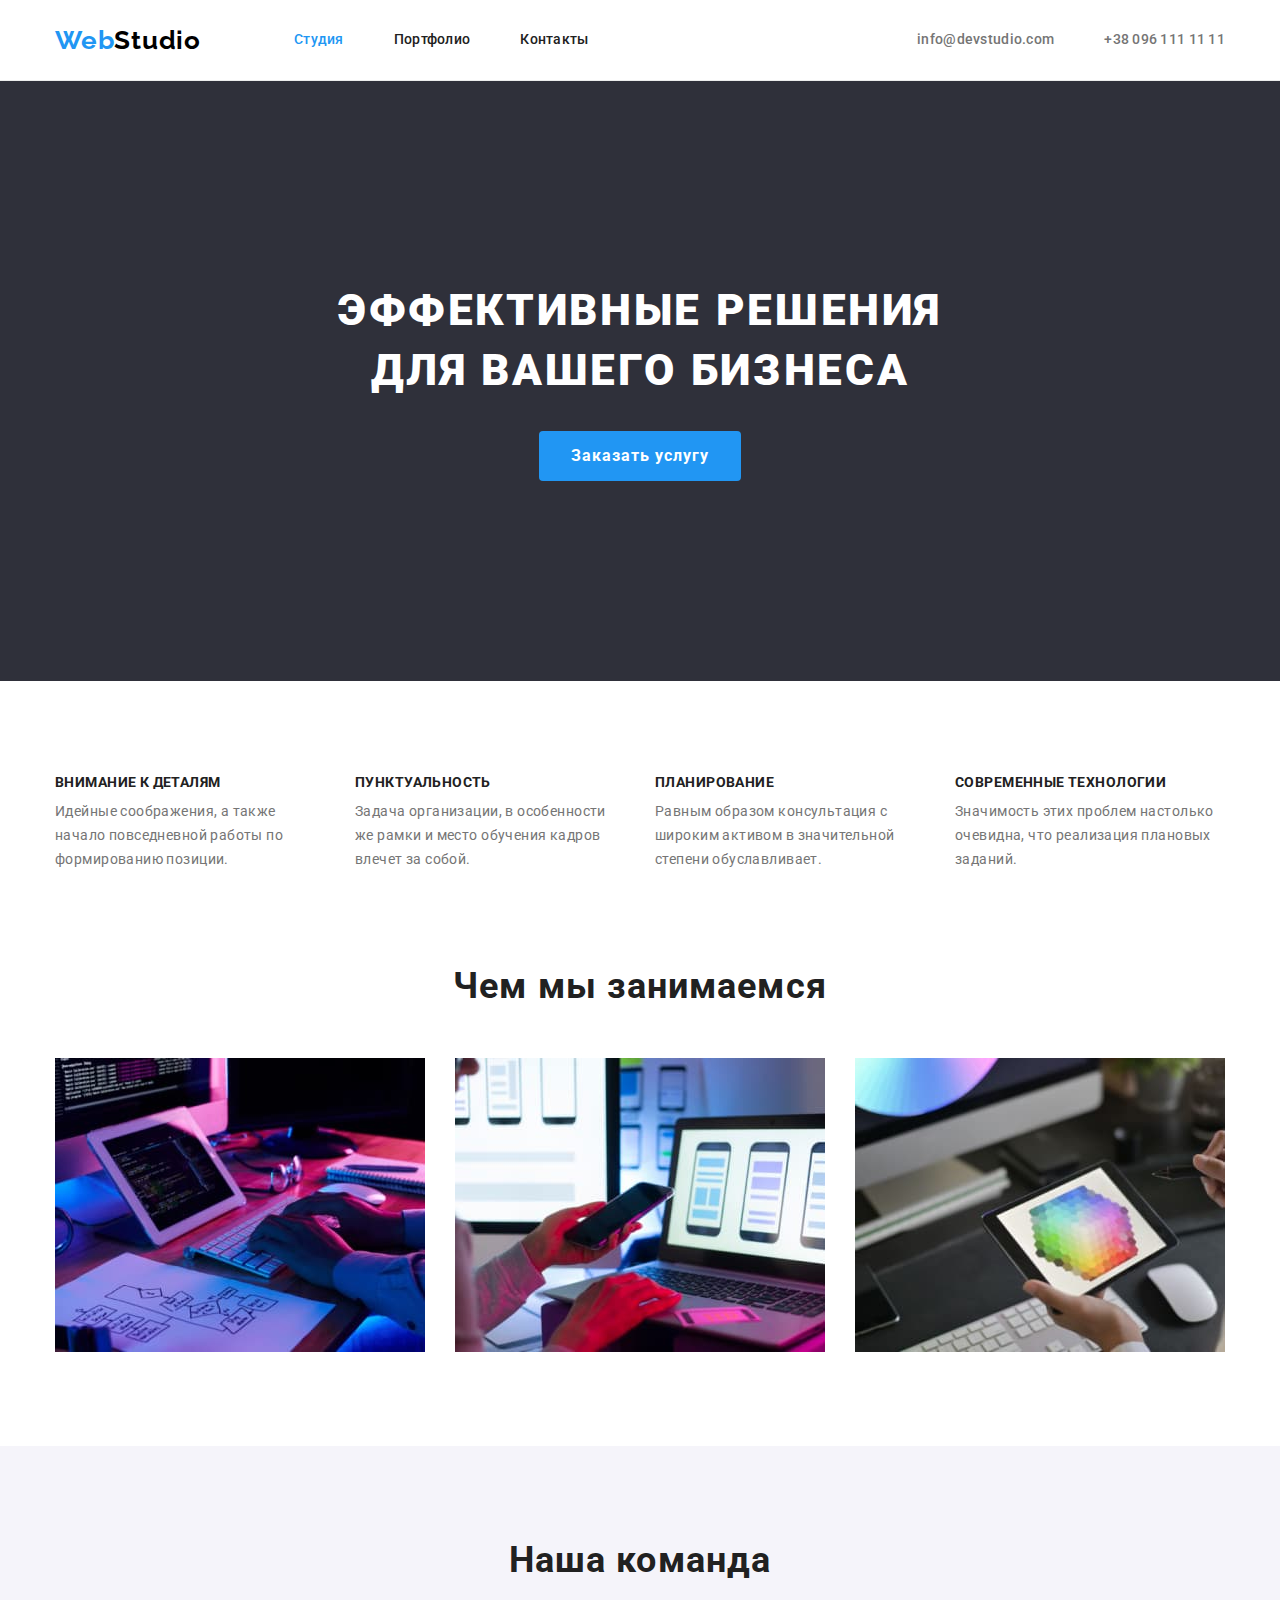
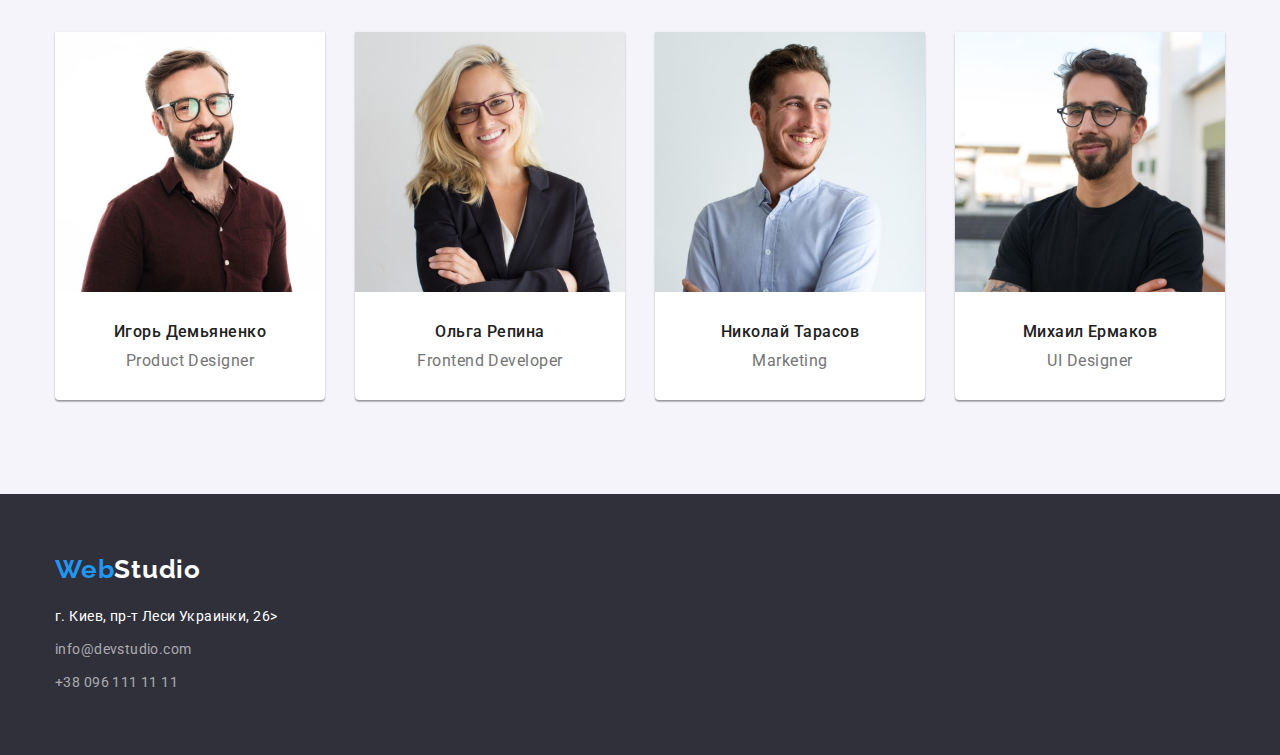
<file: index.html>
<!DOCTYPE html>
<html lang="ru">
  <head>
    <meta charset="UTF-8" />
    <meta http-equiv="X-UA-Compatible" content="IE=edge" />
    <meta name="viewport" content="width=device-width, initial-scale=1.0" />
    <title>WebStudio</title>
    <link
      href="https://fonts.googleapis.com/css2?family=Raleway:wght@700&family=Roboto:wght@400;500;700;900&display=swap"
      rel="stylesheet"
    />
    <link
      rel="stylesheet"
      href="https://cdnjs.cloudflare.com/ajax/libs/modern-normalize/1.1.0/modern-normalize.min.css"
    />
    <link rel="stylesheet" href="./css/styles.css" />
  </head>
  <body>
    <!-- Header -->
    <header class="header">
      <div class="container main-nav">
        <a href="index.html" lang="en" class="logo">Web<span class="header-logo">Studio</span></a>
        <nav>
          <ul class="site-nav list">
            <li class="list-item">
              <a class="link nav-link current" href="./index.html">Студия</a>
            </li>
            <li class="list-item">
              <a class="link nav-link" href="./portfolio.html">Портфолио</a>
            </li>
            <li class="list-item"><a class="link nav-link" href="">Контакты</a></li>
          </ul>
        </nav>
        <ul class="contact-list list">
          <li class="list-item">
            <a class="link contact-link" href="mailto:info@devstudio.com">info@devstudio.com</a>
          </li>
          <li class="list-item">
            <a class="link contact-link" href="tel:+380961111111">+38 096 111 11 11</a>
          </li>
        </ul>
      </div>
    </header>
    <!-- Main  -->
    <main>
      <!-- Hero -->
      <section class="hero section">
        <div class="container">
          <h1 class="hero-title">Эффективные решения для вашего бизнеса</h1>
          <button class="button" type="button">Заказать услугу</button>
        </div>
      </section>
      <!-- Studio features -->
      <section class="features section">
        <div class="container">
          <h2 class="title visually-hidden">Особенности</h2>
          <ul class="features-list list">
            <li class="list-item">
              <h3 class="sub-title">Внимание к деталям</h3>
              <p class="text">
                Идейные соображения, а также начало повседневной работы по формированию позиции.
              </p>
            </li>
            <li class="list-item">
              <h3 class="sub-title">Пунктуальность</h3>
              <p class="text">
                Задача организации, в особенности же рамки и место обучения кадров влечет за собой.
              </p>
            </li>
            <li class="list-item">
              <h3 class="sub-title">Планирование</h3>
              <p class="text">
                Равным образом консультация с широким активом в значительной степени обуславливает.
              </p>
            </li>
            <li class="list-item">
              <h3 class="sub-title">Современные технологии</h3>
              <p class="text">
                Значимость этих проблем настолько очевидна, что реализация плановых заданий.
              </p>
            </li>
          </ul>
        </div>
      </section>
      <!-- Doing something important))) -->
      <section class="section no-padding">
        <div class="container">
          <h2 class="title">Чем мы занимаемся</h2>
          <ul class="list works-list">
            <li class="list-item">
              <img
                class="works-img"
                src="./images/picture-1.jpg"
                alt="разработчик пишет десктопное приложение"
              />
            </li>
            <li class="list-item">
              <img
                class="works-img"
                src="./images/picture-2.jpg"
                alt="разработчик создает крос-платформенное приложение"
              />
            </li>
            <li class="list-item">
              <img
                class="works-img"
                src="./images/picture-3.jpg"
                alt="разработчик создает графический дизайн"
              />
            </li>
          </ul>
        </div>
      </section>
      <!-- My young team and me))) -->
      <section class="team section">
        <div class="container">
          <h2 class="title">Наша команда</h2>
          <ul class="list team-list">
            <li class="team-item">
              <div class="card-thumb">
                <div>
                  <img src="./images/photo-1.jpg" alt="Игорь Демьяненко" />
                </div>
                <div class="card-content">
                  <h3 class="name">Игорь Демьяненко</h3>
                  <p class="position" lang="en">Product Designer</p>
                </div>
              </div>
            </li>
            <li class="team-item">
              <div class="card-thumb">
                <div>
                  <img src="./images/photo-2.jpg" alt="Ольга Репина" />
                </div>
                <div class="card-content">
                  <h3 class="name">Ольга Репина</h3>
                  <p class="position" lang="en">Frontend Developer</p>
                </div>
              </div>
            </li>
            <li class="team-item">
              <div class="card-thumb">
                <div>
                  <img src="./images/photo-3.jpg" alt="Николай Тарасов" />
                </div>
                <div class="card-content">
                  <h3 class="name">Николай Тарасов</h3>
                  <p class="position" lang="en">Marketing</p>
                </div>
              </div>
            </li>
            <li class="team-item">
              <div class="card-thumb">
                <div>
                  <img src="./images/photo-4.jpg" alt="Михаил Ермаков" />
                </div>
                <div class="card-content">
                  <h3 class="name">Михаил Ермаков</h3>
                  <p class="position" lang="en">UI Designer</p>
                </div>
              </div>
            </li>
          </ul>
        </div>
      </section>
    </main>
    <!-- Footer -->
    <footer class="footer">
      <div class="container">
        <div class="footer-logotype">
          <a href="/" lang="en" class="logo link">Web<span class="footer-logo">Studio</span></a>
        </div>
        <address class="address">
          <a
            class="link address"
            href="https://www.google.com/maps/d/embed?mid=10uSM3H-mIU3GznYo2szRIEphczw&ehbc=2E312F"
            target="blank"
            >г. Киев, пр-т Леси Украинки, 26></a
          >
        </address>
        <ul class="list">
          <li class="contact-item">
            <a class="footer-contact link" href="mailto:info@devstudio.com">info@devstudio.com</a>
          </li>
          <li class="contact-item">
            <a class="footer-contact link" href="tel:+380961111111">+38 096 111 11 11</a>
          </li>
        </ul>
      </div>
    </footer>
  </body>
</html>
</file>
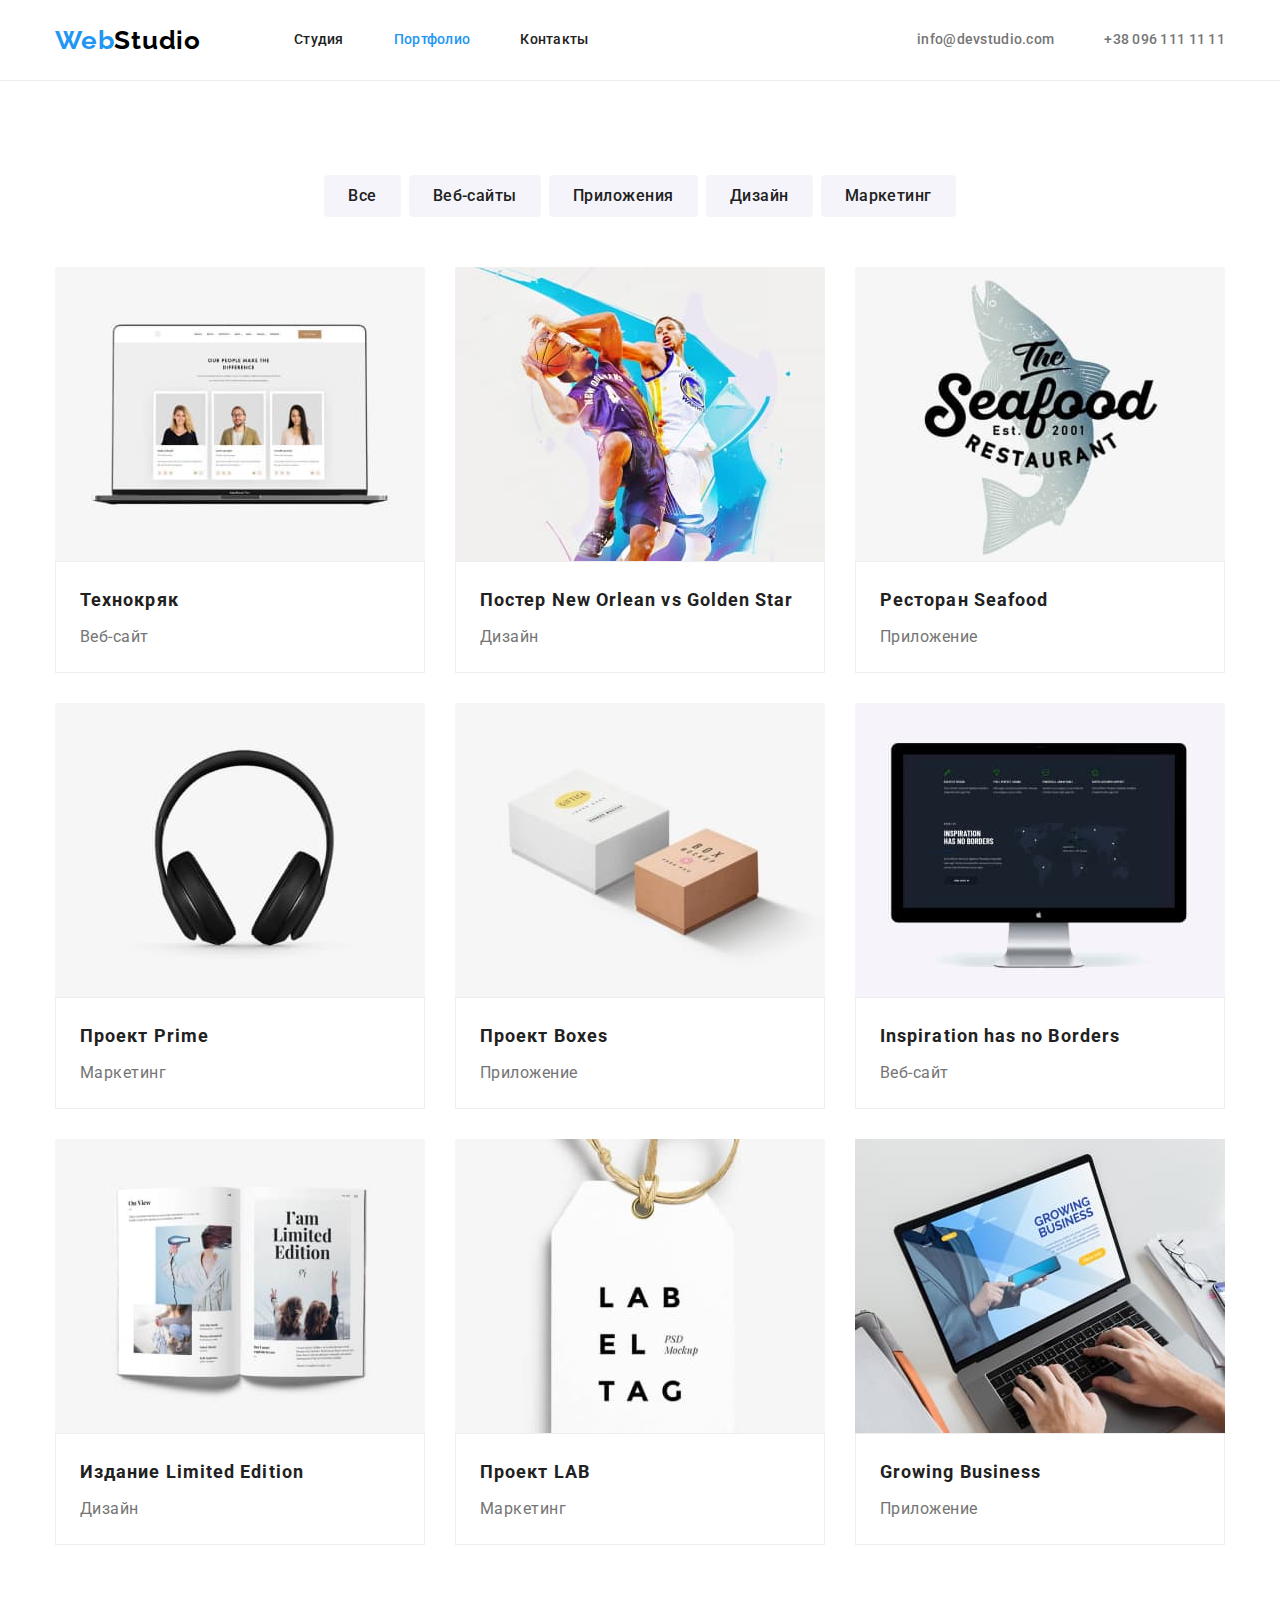
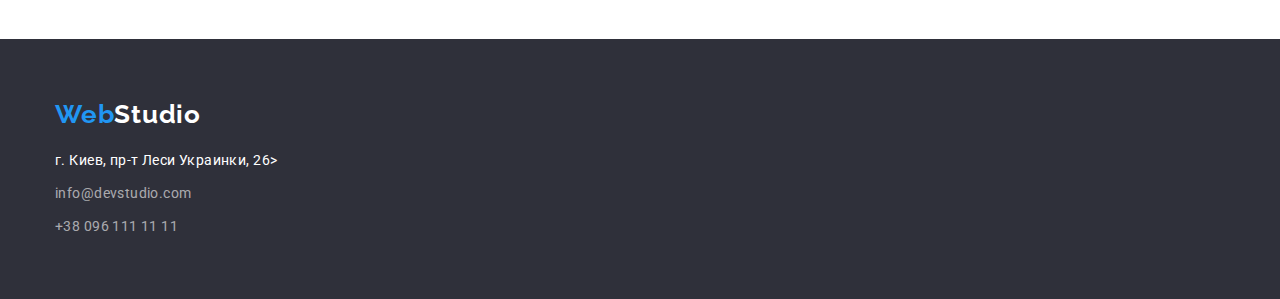
<file: portfolio.html>
<!DOCTYPE html>
<html lang="ru">
  <head>
    <meta charset="UTF-8" />
    <meta http-equiv="X-UA-Compatible" content="IE=edge" />
    <meta name="viewport" content="width=device-width, initial-scale=1.0" />
    <title>WebStudio</title>
    <link
      href="https://fonts.googleapis.com/css2?family=Raleway:wght@700&family=Roboto:wght@400;500;700;900&display=swap"
      rel="stylesheet"
    />
    <link
      rel="stylesheet"
      href="https://cdnjs.cloudflare.com/ajax/libs/modern-normalize/1.1.0/modern-normalize.min.css"
    />
    <link rel="stylesheet" href="./css/styles.css" />
  </head>
  <body>
    <!-- Header -->
    <header class="header">
      <div class="container main-nav">
        <a href="./index.html" lang="en" class="logo">Web<span class="header-logo">Studio</span></a>
        <nav>
          <ul class="site-nav list">
            <li class="list-item">
              <a class="link nav-link" href="./index.html">Студия</a>
            </li>
            <li class="list-item">
              <a class="link nav-link current" href="./portfolio.html">Портфолио</a>
            </li>
            <li class="list-item"><a class="link nav-link" href="">Контакты</a></li>
          </ul>
        </nav>
        <ul class="contact-list list">
          <li class="list-item">
            <a class="link contact-link" href="mailto:info@devstudio.com">info@devstudio.com</a>
          </li>
          <li class="list-item">
            <a class="link contact-link" href="tel:+380961111111">+38 096 111 11 11</a>
          </li>
        </ul>
      </div>
    </header>
    <!-- Main -->
    <main>
      <section class="section">
        <div class="container">
          <h1 class="visually-hidden">Portfolio</h1>
          <ul class="list btn-list">
            <li class="btn-item"><button class="portfolio-btn" type="button">Все</button></li>
            <li class="btn-item"><button class="portfolio-btn" type="button">Веб-сайты</button></li>
            <li class="btn-item">
              <button class="portfolio-btn" type="button">Приложения</button>
            </li>
            <li class="btn-item"><button class="portfolio-btn" type="button">Дизайн</button></li>
            <li class="btn-item"><button class="portfolio-btn" type="button">Маркетинг</button></li>
          </ul>
          <ul class="list gallery">
            <li class="flex-item">
              <div class="portfolio-card">
                <img src="./images/portfolio-picture-1.jpg" alt="img" />
              </div>
              <div class="portfolio-content">
                <h2 class="portfolio-title">Технокряк</h2>
                <p class="portfolio-text">Веб-сайт</p>
              </div>
            </li>
            <li class="flex-item">
              <div class="portfolio-card">
                <img src="./images/portfolio-picture-2.jpg" alt="img" />
              </div>
              <div class="portfolio-content">
                <h2 class="portfolio-title">
                  Постер <span lang="en">New Orlean vs Golden Star</span>
                </h2>
                <p class="portfolio-text">Дизайн</p>
              </div>
            </li>
            <li class="flex-item">
              <div class="portfolio-card">
                <img src="./images/portfolio-picture-3.jpg" alt="img" />
              </div>
              <div class="portfolio-content">
                <h2 class="portfolio-title">Ресторан <span lang="en">Seafood</span></h2>
                <p class="portfolio-text">Приложение</p>
              </div>
            </li>
            <li class="flex-item">
              <div class="portfolio-card">
                <img src="./images/portfolio-picture-4.jpg" alt="img" />
              </div>
              <div class="portfolio-content">
                <h2 class="portfolio-title">Проект <span lang="en">Prime</span></h2>
                <p class="portfolio-text">Маркетинг</p>
              </div>
            </li>
            <li class="flex-item">
              <div class="portfolio-card">
                <img src="./images/portfolio-picture-5.jpg" alt="img" />
              </div>
              <div class="portfolio-content">
                <h2 class="portfolio-title">Проект <span lang="en">Boxes</span></h2>
                <p class="portfolio-text">Приложение</p>
              </div>
            </li>
            <li class="flex-item">
              <div class="portfolio-card">
                <img src="./images/portfolio-picture-6.jpg" alt="img" />
              </div>
              <div class="portfolio-content">
                <h2 class="portfolio-title" lang="en">Inspiration has no Borders</h2>
                <p class="portfolio-text">Веб-сайт</p>
              </div>
            </li>
            <li class="flex-item">
              <div class="portfolio-card">
                <img src="./images/portfolio-picture-7.jpg" alt="img" />
              </div>
              <div class="portfolio-content">
                <h2 class="portfolio-title">Издание <span lang="en">Limited Edition</span></h2>
                <p class="portfolio-text">Дизайн</p>
              </div>
            </li>
            <li class="flex-item">
              <div class="portfolio-card">
                <img src="./images/portfolio-picture-8.jpg" alt="img" />
              </div>
              <div class="portfolio-content">
                <h2 class="portfolio-title">Проект <span lang="en">LAB</span></h2>
                <p class="portfolio-text">Маркетинг</p>
              </div>
            </li>
            <li class="flex-item">
              <div class="portfolio-card">
                <img src="./images/portfolio-picture-9.jpg" alt="img" />
              </div>
              <div class="portfolio-content">
                <h2 class="portfolio-title" lang="en">Growing Business</h2>
                <p class="portfolio-text">Приложение</p>
              </div>
            </li>
          </ul>
        </div>
      </section>
    </main>
    <!-- Footer -->
    <footer class="footer">
      <div class="container">
        <div class="footer-logotype">
          <a href="/" lang="en" class="logo link">Web<span class="footer-logo">Studio</span></a>
        </div>
        <address class="address">
          <a
            class="link address"
            href="https://www.google.com/maps/d/embed?mid=10uSM3H-mIU3GznYo2szRIEphczw&ehbc=2E312F"
            target="blank"
            >г. Киев, пр-т Леси Украинки, 26></a
          >
        </address>
        <ul class="list">
          <li class="contact-item">
            <a class="footer-contact link" href="mailto:info@devstudio.com">info@devstudio.com</a>
          </li>
          <li class="contact-item">
            <a class="footer-contact link" href="tel:+380961111111">+38 096 111 11 11</a>
          </li>
        </ul>
      </div>
    </footer>
  </body>
</html>
</file>
<file: css/styles.css>
:root {
  --header-primary-color: #212121;
  --header-secondary-color: #757575;
  --header-border: #ececec;
  --logo-primary-color: #2196f3;
  --logo-secondary-color: #000000;
  --third-logo-color: #ffffff;
  --header-bckgrnd-color: #ffffff;
  --primary-bckgrnd-color: #ffffff;
  --secondary-bckgrnd-color: #f5f4fa;
  --accent-color: #2196f3;
  --main-title-color: #ffffff;
  --secondary-title-color: #212121;
  --btn-color: #ffffff;
  --btn-bckgrnd-color: #2196f3;
  --btn-hover-focus-bckgrnd: #188ce8;
  --scnd-btn-hover-focus-color: #ffffff;
  --scnd-bckgrnd-btn-hover-focus-color: #2196f3;
  --secondary-btn-color: #212121;
  --secondary-btn-bckgrnd: #f5f4fa;
  --text-color: #757575;
  --footer-bckgrnd-color: #2f303a;
  --contact-footer-color: rgba(255, 255, 255, 0.6);
  --address-color: #ffffff;
  --portfolio-card-bg: #eeeeee;
  --icon-margin: 30px;
}

/* ---Global classes and selectors--- */
.link {
  text-decoration: none;
}
.list {
  list-style: none;
  margin: 0;
  padding: 0;
}

.title {
  margin-top: 0%;
  margin-bottom: 50px;

  font-size: 36px;
  line-height: 1.16;
  text-align: center;
  letter-spacing: 0.03em;
  color: var(--secondary-title-color);
  font-weight: 700;
}
img {
  display: block;
  max-width: 100%;
  height: auto;
}
body {
  color: var(--text-color);
  background-color: var(--primary-bckgrnd-color);
  font-family: Roboto, sans-serif;
}

.section {
  padding-top: 94px;
  padding-bottom: 94px;
}
.container {
  width: 1200px;
  padding-left: 15px;
  padding-right: 15px;
  margin-left: auto;
  margin-right: auto;
}

.no-padding {
  padding-top: 0;
}

/* ---Header classes--- */
.header {
  border-bottom: 1px solid var(--header-border);
  background-color: var(--header-bckgrnd-color);
  font-weight: 500;
  font-size: 14px;
  line-height: 1.14;
  letter-spacing: 0.02em;
}

.logo {
  margin-right: 93px;

  font-family: Raleway;
  font-weight: 700;
  font-size: 26px;
  line-height: 1.19;
  letter-spacing: 0.03em;
  color: var(--logo-primary-color);
  text-decoration: none;
}

.header-logo {
  color: var(--logo-secondary-color);
}

.header .link:hover,
.header .link:focus {
  color: var(--accent-color);
}

.nav-link {
  display: block;
  padding-top: 32px;
  padding-bottom: 32px;
  color: var(--header-primary-color);
}

.current {
  color: var(--accent-color);
}

.contact-link {
  color: var(--header-secondary-color);
  padding-top: 32px;
  padding-bottom: 32px;
}

.main-nav {
  display: flex;
  align-items: center;
}

.site-nav {
  display: flex;
}

.site-nav .list-item:not(:last-child) {
  margin-right: 50px;
}

.contact-list {
  display: flex;
  margin-left: auto;
}

.contact-list .list-item:not(:last-child) {
  margin-right: 50px;
}
/*--- Hero styles ---*/

.hero {
  padding-top: 200px;
  padding-bottom: 200px;
  background-color: #2f303a;
  text-align: center;
}

.hero-title {
  margin-top: 0;
  margin-bottom: 30px;
  max-width: 700px;
  margin-left: auto;
  margin-right: auto;

  font-weight: 900;
  font-size: 44px;
  line-height: 1.36;
  letter-spacing: 0.06em;
  text-transform: uppercase;
  color: var(--main-title-color);
}
.button {
  min-width: 200px;
  padding: 10px 32px;
  border-radius: 4px;
  border: none;
  font-weight: 700;
  font-size: 16px;
  line-height: 1.87;
  letter-spacing: 0.06em;
  cursor: pointer;
  color: var(--btn-color);
  background-color: var(--btn-bckgrnd-color);
}

.button:focus,
.button:hover {
  background-color: var(--btn-hover-focus-bckgrnd);
}

/* Studio features */

.features {
  font-size: 14px;
  letter-spacing: 0.03em;
}

.visually-hidden {
  position: absolute;
  clip: rect(0 0 0 0);
  width: 1px;
  height: 1px;
  margin: -1px;
}

.features-list {
  display: flex;
  flex-wrap: wrap;
  flex-direction: row;
  margin-right: calc(-1 * var(--icon-margin));
  margin-bottom: calc(-1 * var(--icon-margin));
}
.features-list .list-item {
  margin-right: var(--icon-margin);
  margin-bottom: var(--icon-margin);
  flex-basis: calc(100% / 4 - var(--icon-margin));
}

.sub-title {
  margin-top: 0;
  margin-bottom: 10px;

  font-weight: 700;
  font-size: inherit;
  line-height: 1.14;
  text-transform: uppercase;
  color: var(--secondary-title-color);
}
.text {
  margin-top: 0;
  margin-bottom: 0;

  line-height: 1.71;
  font-size: inherit;
}
/* --- Doing something important))) --- */

.works-list {
  display: flex;
  flex-wrap: wrap;
  margin-bottom: calc(-1 * var(--icon-margin));
  margin-right: calc(-1 * var(--icon-margin));
}
.works-list .list-item {
  flex-basis: calc(100% / 3 - var(--icon-margin));
  margin-right: var(--icon-margin);
  margin-bottom: var(--icon-margin);
}

/*--- My young team and me ---))) */
.team {
  background-color: var(--secondary-bckgrnd-color);
  line-height: 1.19;
  font-size: 16px;
  letter-spacing: 0.03em;
}

.team-list {
  display: flex;
  flex-wrap: wrap;
  margin-right: calc(-1 * var(--icon-margin));
  margin-bottom: calc(-1 * var(--icon-margin));
}
.team-item {
  flex-basis: calc(100% / 4 - var(--icon-margin));
  margin-right: var(--icon-margin);
  margin-bottom: var(--icon-margin);
}

.card-thumb {
  box-shadow: 0px 2px 1px 0px #00000033, 0px 1px 1px 0px #00000024, 0px 1px 3px 0px #0000001f;
  background-color: var(--header-bckgrnd-color);
  overflow: hidden;
}

.card-content {
  padding-top: 30px;
  padding-bottom: 30px;
  text-align: center;
}
.card-thumb,
.card-content {
  border-bottom-left-radius: 4px;
  border-bottom-right-radius: 4px;
}
.name {
  margin-top: 0;
  margin-bottom: 10px;
  font-size: inherit;
  font-weight: 500;
  color: var(--secondary-title-color);
}

.position {
  color: var(--text-color);
  margin-top: 0;
  margin-bottom: 0;
}

/* ---Footer--- */

.footer {
  background-color: var(--footer-bckgrnd-color);
  padding-top: 60px;
  padding-bottom: 60px;
}
.footer-logo {
  color: var(--third-logo-color);
}
.footer .logo {
  margin-right: 0;
}
.footer-logotype {
  margin-bottom: 20px;
}
.address {
  margin-bottom: 9px;
  font-style: normal;
  font-weight: normal;
  font-size: 14px;
  line-height: 1.71;
  font-family: Roboto;
  letter-spacing: 0.03em;
  color: var(--address-color);
}
.footer-contact {
  font-size: 14px;
  line-height: 1.71;
  letter-spacing: 0.03em;
  color: var(--contact-footer-color);
}

.list .contact-item:not(:last-child) {
  margin-bottom: 9px;
}

/*---NEXT PAGE---

--- Portfolio ---*/
.btn-list {
  display: flex;
  justify-content: center;
  margin-bottom: 50px;
}
.portfolio-btn {
  padding: 6px 22px;
  border-color: transparent;
  border-radius: 4px;

  font-weight: 500;
  font-size: 16px;
  line-height: 1.62;
  text-align: center;
  letter-spacing: 0.03em;
  color: var(--secondary-btn-color);
  background-color: var(--secondary-btn-bckgrnd);
}

.btn-list .btn-item:not(:last-child) {
  margin-right: 8px;
}

.portfolio-btn:focus,
.portfolio-btn:hover {
  color: var(--scnd-btn-hover-focus-color);
  background-color: var(--scnd-bckgrnd-btn-hover-focus-color);
}
/* ---------Portfolio - Gallery-------- */

.gallery {
  display: flex;
  flex-wrap: wrap;
  margin-right: calc(-1 * var(--icon-margin));
  margin-bottom: calc(-1 * var(--icon-margin));
}
.portfolio-title {
  margin-top: 0;
  margin-bottom: 4px;
  font-weight: 700;
  font-size: 18px;
  line-height: 2;
  letter-spacing: 0.06em;
  color: var(--secondary-title-color);
}

.portfolio-text {
  margin: 0;
  font-size: 16px;
  line-height: 1.87;
  letter-spacing: 0.03em;
}

.flex-item {
  flex-basis: calc(100% / 3 - var(--icon-margin));
  margin-bottom: var(--icon-margin);
  margin-right: var(--icon-margin);
}

.portfolio-content {
  padding-top: 20px;
  padding-bottom: 20px;
  padding-left: 24px;
  padding-right: 24px;
  background-color: var(--primary-bckgrnd-color);
  border: 1px solid #eeeeee;
}
</file>
